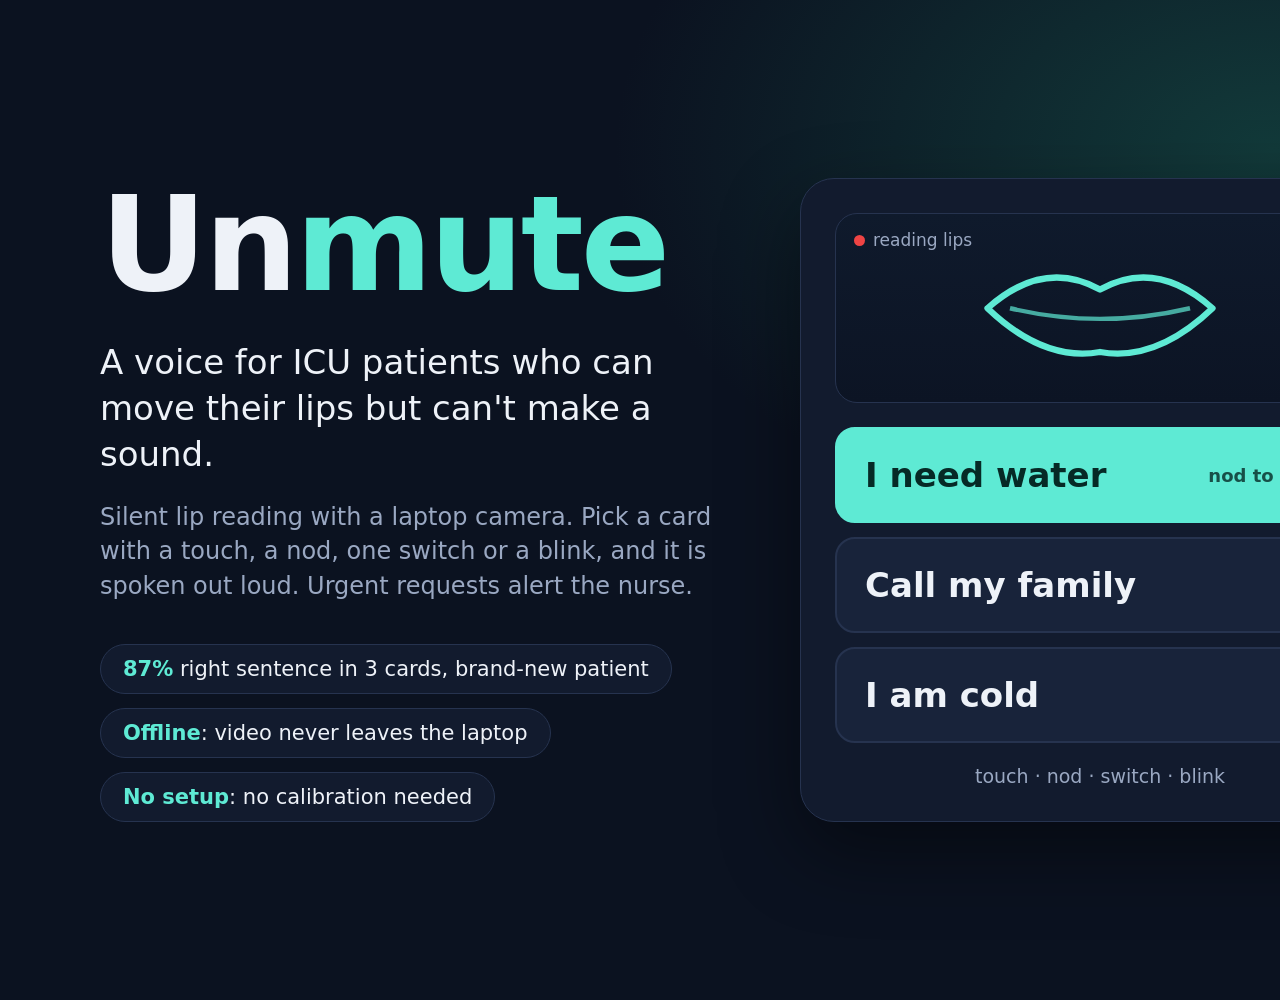
<file: docs/gallery/src/cover.html>
<!doctype html><html><head><meta charset="utf-8"><style>:root{--bg:#0b1220;--panel:#121b2e;--panel-2:#18233a;--line:#26334f;--text:#eef2f8;--muted:#9aa8c2;--accent:#5eead4;--accent-ink:#062a26;--danger:#ef4444;--warn:#fbbf24}
*{box-sizing:border-box;margin:0;padding:0}
html,body{width:1500px;height:1000px;background:var(--bg);color:var(--text);font-family:-apple-system,system-ui,"Segoe UI",Roboto,sans-serif;overflow:hidden}

body{display:grid;grid-template-columns:1.05fr 1fr;gap:70px;padding:90px 100px;align-items:center;
 background:radial-gradient(1100px 700px at 85% 15%,#123a3a 0%,transparent 60%),var(--bg)}
.brand{font-size:132px;font-weight:850;letter-spacing:-3px;line-height:1}
.brand span{color:var(--accent)}
.tag{font-size:34px;line-height:1.35;color:var(--text);margin-top:30px;max-width:640px}
.sub{font-size:24px;color:var(--muted);margin-top:22px;line-height:1.45;max-width:640px}
.chips{display:flex;flex-wrap:wrap;gap:14px;margin-top:40px}
.chip{border:1.5px solid var(--line);background:var(--panel);border-radius:999px;padding:12px 22px;font-size:21px;color:var(--text)}
.chip b{color:var(--accent)}
.phone{background:var(--panel);border:1.5px solid var(--line);border-radius:34px;padding:34px;box-shadow:0 30px 80px rgba(0,0,0,.45)}
.lips{height:190px;border-radius:22px;background:linear-gradient(180deg,#0f1a2c,#0c1424);border:1.5px solid var(--line);display:grid;place-items:center;margin-bottom:24px;position:relative}
.lips svg{width:250px}
.rec{position:absolute;top:16px;left:18px;font-size:17px;color:var(--muted);display:flex;align-items:center;gap:8px}
.rec i{width:11px;height:11px;border-radius:50%;background:var(--danger);display:inline-block}
.card{border-radius:20px;padding:26px 28px;font-size:34px;font-weight:750;margin-top:14px;border:2px solid var(--line);background:var(--panel-2);display:flex;justify-content:space-between;align-items:center}
.card small{font-size:18px;font-weight:600;color:var(--muted)}
.card.top{background:var(--accent);color:var(--accent-ink);border-color:var(--accent)}
.card.top small{color:var(--accent-ink);opacity:.8}
.foot{margin-top:22px;font-size:19px;color:var(--muted);text-align:center}
</style></head><body>
<div>
  <div class="brand">Un<span>mute</span></div>
  <div class="tag">A voice for ICU patients who can move their lips but can't make a sound.</div>
  <div class="sub">Silent lip reading with a laptop camera. Pick a card with a touch, a nod, one switch or a blink, and it is spoken out loud. Urgent requests alert the nurse.</div>
  <div class="chips">
    <div class="chip"><b>87%</b> right sentence in 3 cards, brand-new patient</div>
    <div class="chip"><b>Offline</b>: video never leaves the laptop</div>
    <div class="chip"><b>No setup</b>: no calibration needed</div>
  </div>
</div>
<div class="phone">
  <div class="lips"><div class="rec"><i></i> reading lips</div>
    <svg viewBox="0 0 200 90"><path d="M10 45 Q55 5 100 30 Q145 5 190 45 Q145 88 100 80 Q55 88 10 45Z" fill="none" stroke="#5eead4" stroke-width="5" stroke-linejoin="round"/><path d="M28 45 Q100 62 172 45" fill="none" stroke="#5eead4" stroke-width="3.5" opacity=".7"/></svg>
  </div>
  <div class="card top">I need water <small>nod to say it</small></div>
  <div class="card">Call my family <small>2</small></div>
  <div class="card">I am cold <small>3</small></div>
  <div class="foot">touch · nod · switch · blink</div>
</div>
</body></html>
</file>
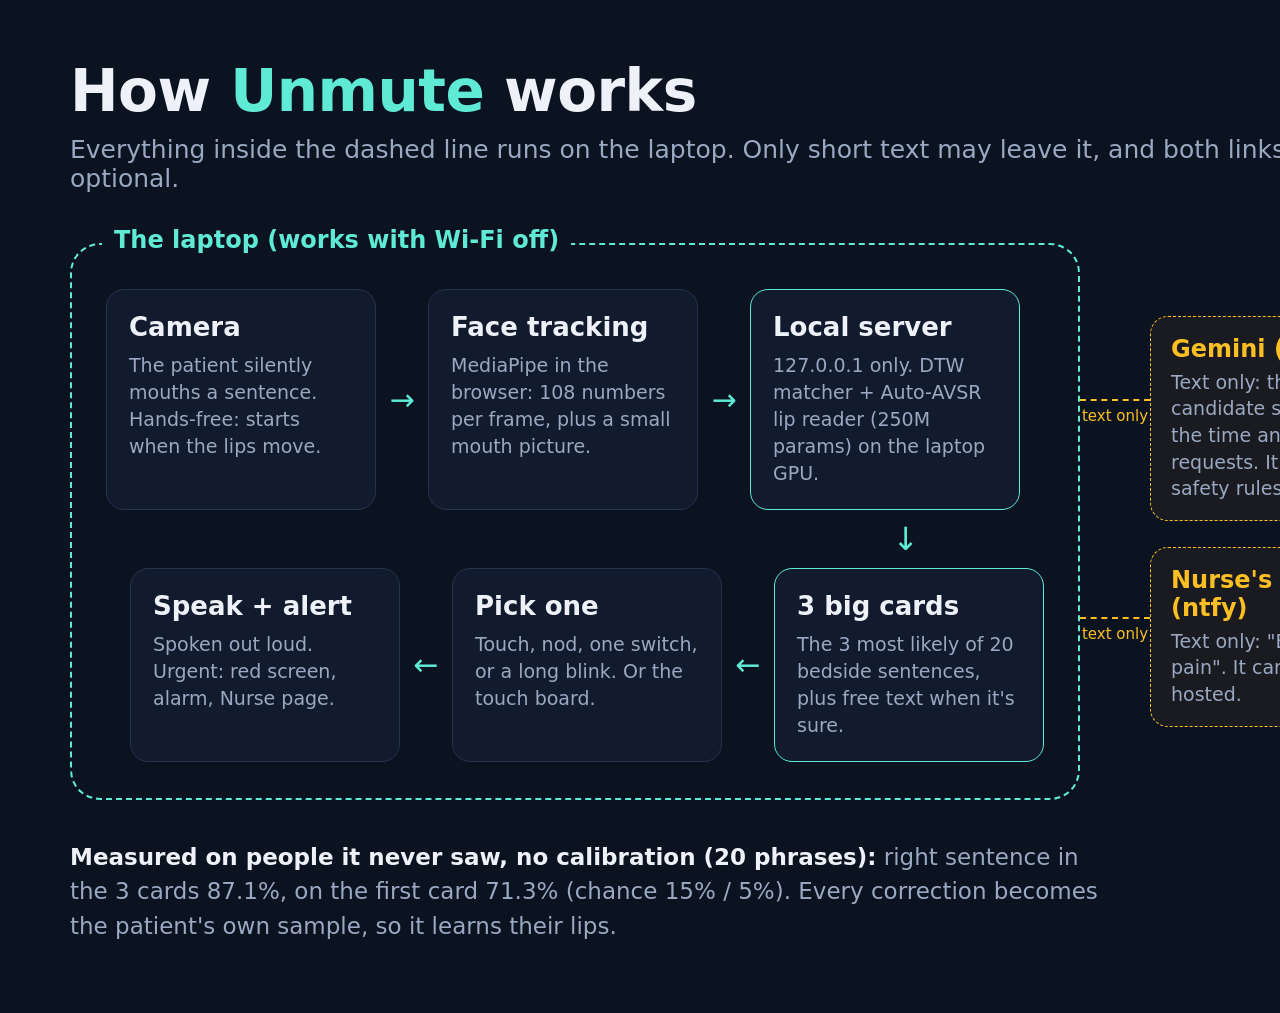
<file: docs/gallery/src/how.html>
<!doctype html><html><head><meta charset="utf-8"><style>:root{--bg:#0b1220;--panel:#121b2e;--panel-2:#18233a;--line:#26334f;--text:#eef2f8;--muted:#9aa8c2;--accent:#5eead4;--accent-ink:#062a26;--danger:#ef4444;--warn:#fbbf24}
*{box-sizing:border-box;margin:0;padding:0}
html,body{width:1500px;height:1000px;background:var(--bg);color:var(--text);font-family:-apple-system,system-ui,"Segoe UI",Roboto,sans-serif;overflow:hidden}

body{padding:70px 70px;display:flex;flex-direction:column;justify-content:center;height:1000px}
h1{font-size:58px;font-weight:800;letter-spacing:-.5px}
h1 span{color:var(--accent)}
.lead{font-size:25px;color:var(--muted);margin-top:10px}
.wrap{position:relative;margin-top:50px;display:flex;align-items:center;gap:0}
.laptop{border:2.5px dashed var(--accent);border-radius:30px;padding:44px 34px 36px;position:relative;flex:0 0 1010px}
.laptop .lbl{position:absolute;top:-19px;left:30px;background:var(--bg);padding:0 12px;color:var(--accent);font-weight:750;font-size:24px}
.row{display:flex;align-items:stretch;gap:0}
.box{background:var(--panel);border:1.5px solid var(--line);border-radius:18px;padding:22px 22px;width:270px}
.box h3{font-size:26px;margin-bottom:10px}
.box p{font-size:19px;color:var(--muted);line-height:1.42}
.box.k{border-color:var(--accent)}
.arrow{flex:0 0 52px;display:grid;place-items:center;color:var(--accent);font-size:30px}
.down{display:flex;justify-content:flex-end;padding:10px 125px 10px 0;color:var(--accent);font-size:32px}
.row2{display:flex;gap:0;justify-content:flex-end}
.links{flex:0 0 70px;display:flex;flex-direction:column;justify-content:space-around;align-self:stretch;color:var(--warn);font-size:15px;text-align:center;padding:60px 0}
.links div{border-top:2px dashed var(--warn);padding-top:6px}
.out{flex:1;display:flex;flex-direction:column;gap:26px}
.ext{border:1.5px dashed var(--warn);border-radius:18px;padding:18px 20px;background:rgba(251,191,36,.06)}
.ext h3{font-size:24px;color:var(--warn);margin-bottom:6px}
.ext p{font-size:19px;color:var(--muted);line-height:1.4}
.note{margin-top:40px;font-size:23px;color:var(--muted);line-height:1.5;max-width:1050px}
.note b{color:var(--text)}
</style></head><body>
<h1>How <span>Unmute</span> works</h1>
<div class="lead">Everything inside the dashed line runs on the laptop. Only short text may leave it, and both links are optional.</div>
<div class="wrap">
  <div class="laptop"><div class="lbl">The laptop (works with Wi-Fi off)</div>
    <div class="row">
      <div class="box"><h3>Camera</h3><p>The patient silently mouths a sentence. Hands-free: starts when the lips move.</p></div>
      <div class="arrow">→</div>
      <div class="box"><h3>Face tracking</h3><p>MediaPipe in the browser: 108 numbers per frame, plus a small mouth picture.</p></div>
      <div class="arrow">→</div>
      <div class="box k"><h3>Local server</h3><p>127.0.0.1 only. DTW matcher + Auto-AVSR lip reader (250M params) on the laptop GPU.</p></div>
    </div>
    <div class="down">↓</div>
    <div class="row" style="justify-content:flex-end">
      <div class="box"><h3>Speak + alert</h3><p>Spoken out loud. Urgent: red screen, alarm, Nurse page.</p></div>
      <div class="arrow">←</div>
      <div class="box"><h3>Pick one</h3><p>Touch, nod, one switch, or a long blink. Or the touch board.</p></div>
      <div class="arrow">←</div>
      <div class="box k"><h3>3 big cards</h3><p>The 3 most likely of 20 bedside sentences, plus free text when it's sure.</p></div>
    </div>
  </div>
  <div class="links"><div>text only</div><div>text only</div></div>
  <div class="out">
    <div class="ext"><h3>Gemini (optional)</h3><p>Text only: the 5 candidate sentences, the time and recent requests. It may reorder; safety rules are in code.</p></div>
    <div class="ext"><h3>Nurse's phone (ntfy)</h3><p>Text only: "Bed 7: I am in pain". It can be self-hosted.</p></div>
  </div>
</div>
<div class="note"><b>Measured on people it never saw, no calibration (20 phrases):</b> right sentence in the 3 cards 87.1%, on the first card 71.3% (chance 15% / 5%). Every correction becomes the patient's own sample, so it learns their lips.</div>
</body></html>
</file>
